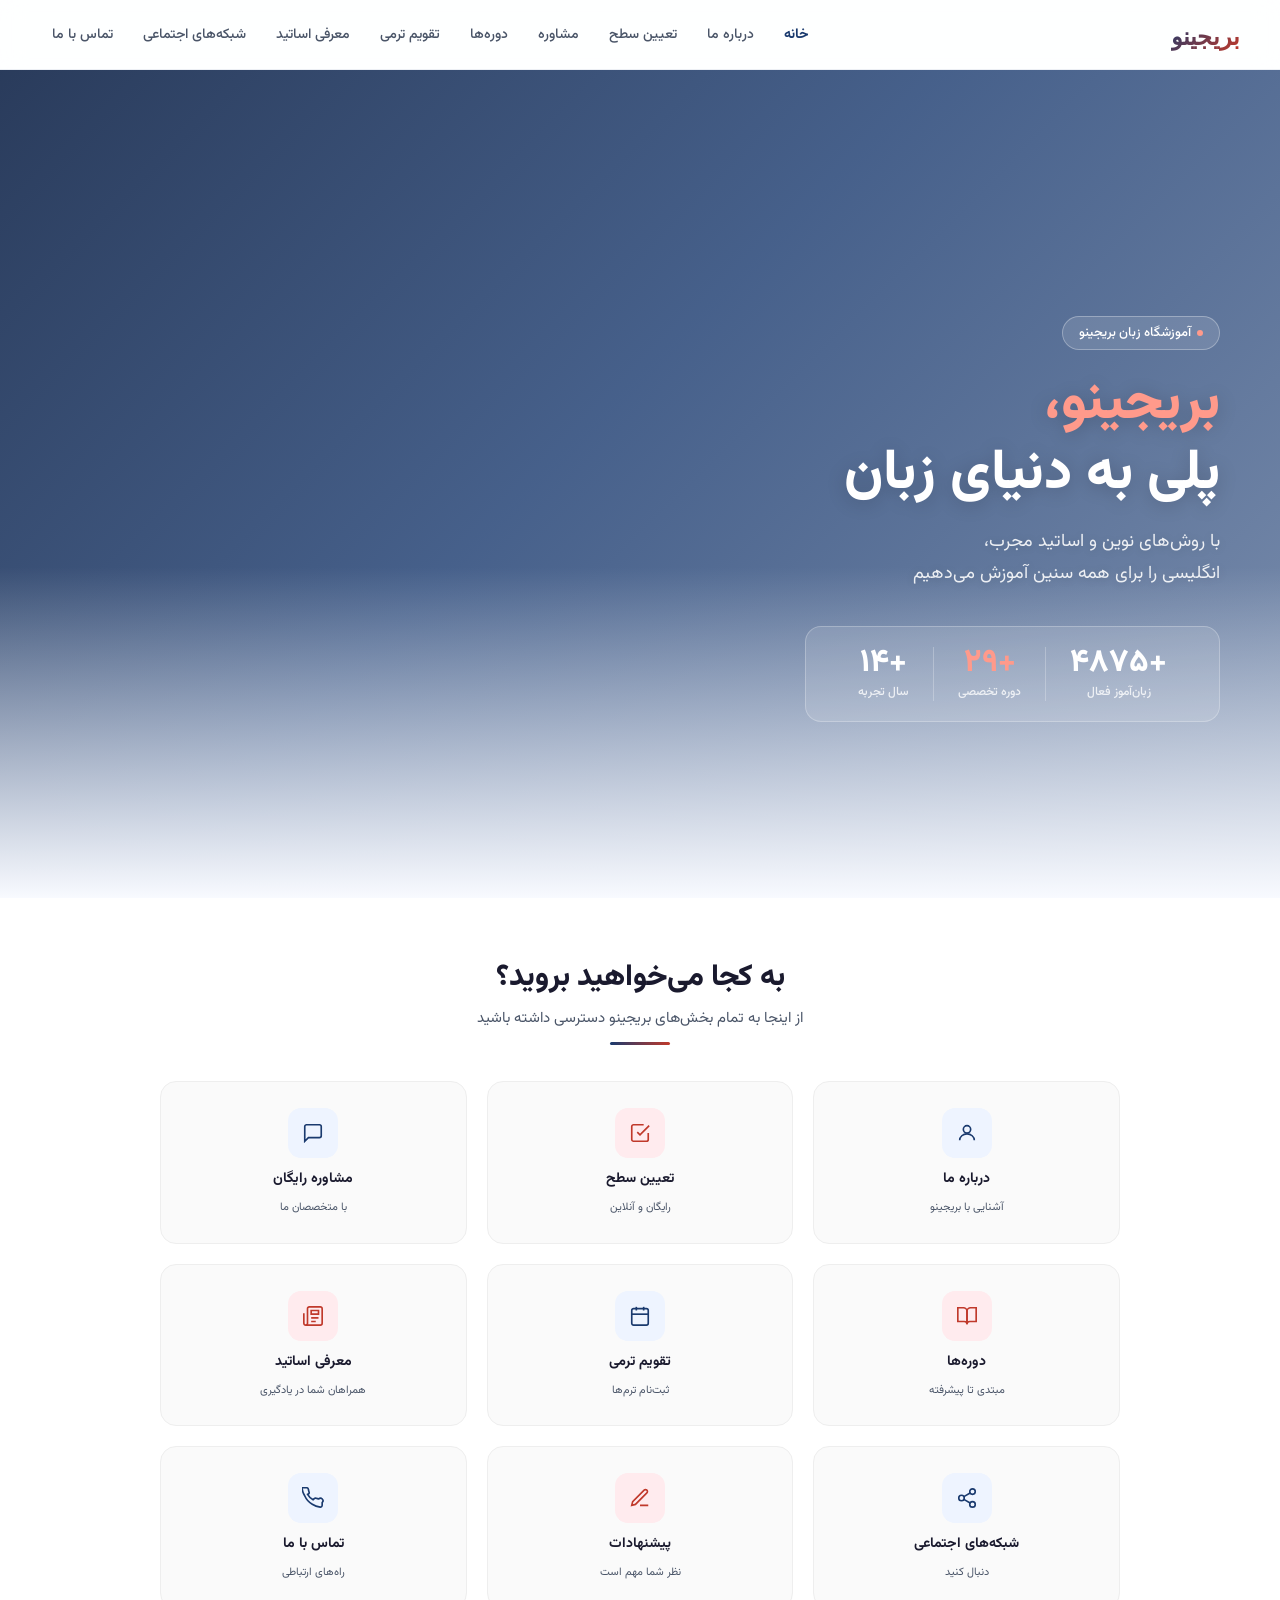
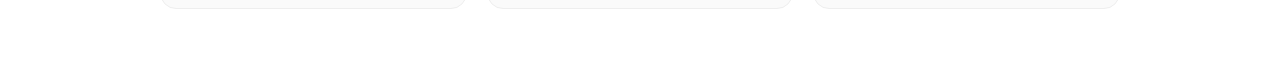
<file: index.html>
<!DOCTYPE html>
<html lang="fa" dir="rtl">
<head>
<meta charset="UTF-8">
<meta name="viewport" content="width=device-width, initial-scale=1.0">
<title>بریجینو | آموزشگاه زبان انگلیسی</title>
<meta name="description" content="بریجینو — آموزشگاه زبان انگلیسی در گلپایگان. تعیین سطح رایگان، دوره‌های مبتدی تا پیشرفته، آموزش آنلاین و حضوری.">
<link rel="preconnect" href="https://fonts.googleapis.com">
<link rel="preconnect" href="https://fonts.gstatic.com" crossorigin>
<link href="https://fonts.googleapis.com/css2?family=Vazirmatn:wght@300;400;500;600;700;800&family=Playfair+Display:ital,wght@0,700;1,400&display=swap" rel="stylesheet">
<style>
*, *::before, *::after { margin: 0; padding: 0; box-sizing: border-box; }
:root {
  --blue: #1A3A6E;
  --red: #C0392B;
  --text: #1A1A2E;
  --sub: #4A5568;
  --font: 'Vazirmatn', sans-serif;
}
html { scroll-behavior: smooth; }
body {
  font-family: var(--font);
  direction: rtl;
  background: #F8FAFF;
  color: var(--text);
  overflow-x: hidden;
}

/* ─── Navbar: استایل از navbar.js تزریق می‌شود ─── */

/* ─── Hero با عکس پس‌زمینه ─── */
.hero {
  position: relative;
  min-height: 92vh;
  display: flex; align-items: center;
  padding-top: 70px;
  overflow: hidden;
}
.hero-bg {
  position: absolute; inset: 0;
  background-image:
    linear-gradient(135deg, rgba(13,33,69,0.88) 0%, rgba(26,58,110,0.80) 45%, rgba(26,58,110,0.55) 100%),
    url('https://images.unsplash.com/photo-1503676260728-1c00da094a0b?auto=format&fit=crop&w=1600&q=80');
  background-size: cover;
  background-position: center 30%;
  z-index: 0;
}
.hero-bg::after {
  content: '';
  position: absolute; inset: 0;
  background: linear-gradient(180deg, transparent 60%, #F8FAFF 100%);
}
.hero-content {
  position: relative; z-index: 10;
  max-width: 680px;
  padding: 60px 60px 60px 40px;
  animation: fadeUp 0.8s cubic-bezier(0.16,1,0.3,1) both;
}
.hero-badge {
  display: inline-flex; align-items: center; gap: 6px;
  background: rgba(255,255,255,0.12);
  backdrop-filter: blur(8px);
  border: 1px solid rgba(255,255,255,0.3);
  border-radius: 20px; padding: 6px 16px;
  font-size: 13px; color: #fff; font-weight: 500;
  margin-bottom: 20px;
  animation: fadeUp 0.6s ease 0.1s both;
}
.hero-badge span { width: 6px; height: 6px; background: #ff9a8b; border-radius: 50%; animation: pulse 2s infinite; }
.hero-title {
  font-size: 56px; font-weight: 800; line-height: 1.25;
  color: #FFFFFF; margin-bottom: 16px;
  animation: fadeUp 0.7s ease 0.2s both;
  text-shadow: 0 2px 20px rgba(0,0,0,0.2);
}
.hero-title .brand { color: #ff9a8b; }
.hero-sub {
  font-size: 18px; color: rgba(255,255,255,0.88); line-height: 1.8;
  margin-bottom: 36px;
  animation: fadeUp 0.7s ease 0.3s both;
  text-shadow: 0 1px 10px rgba(0,0,0,0.15);
}

.hero-stats {
  display: flex; align-items: center; gap: 0;
  animation: fadeUp 0.7s ease 0.4s both;
  background: rgba(255,255,255,0.12);
  backdrop-filter: blur(12px);
  border: 1px solid rgba(255,255,255,0.25);
  border-radius: 16px;
  padding: 20px 28px;
  width: fit-content;
}
.stat { text-align: center; padding: 0 24px; }
.stat:not(:last-child) { border-left: 1px solid rgba(255,255,255,0.25); }
.stat-num {
  font-family: var(--font);
  font-size: 32px; font-weight: 800; color: #FFFFFF;
  line-height: 1; margin-bottom: 4px;
}
.stat-num.red { color: #ff9a8b; }
.stat-label { font-size: 12px; color: rgba(255,255,255,0.8); font-weight: 500; }

/* ─── کاروسل ناوبری (مثل کانون) ─── */
.carousel-wrap {
  padding: 56px 60px 70px;
  background: #fff;
}
.carousel-header {
  text-align: center; margin-bottom: 36px;
}
.carousel-header h2 { font-size: 30px; font-weight: 800; color: var(--text); margin-bottom: 6px; }
.carousel-header p { font-size: 15px; color: var(--sub); }
.section-line {
  width: 60px; height: 3px;
  background: linear-gradient(90deg, var(--blue), var(--red));
  border-radius: 2px; margin: 12px auto 0;
}

.cards-grid {
  display: grid;
  grid-template-columns: repeat(3, 1fr);
  gap: 20px;
  max-width: 960px;
  margin: 0 auto;
}
.nav-card {
  background: #FAFAFA;
  border: 1px solid #EEEEEE;
  border-radius: 16px;
  padding: 26px 20px;
  text-align: center;
  text-decoration: none;
  color: var(--text);
  transition: all 0.3s cubic-bezier(0.16,1,0.3,1);
  display: flex; flex-direction: column; align-items: center; gap: 10px;
  position: relative; overflow: hidden;
}
.nav-card::before {
  content: ''; position: absolute; bottom: 0; right: 0; left: 0; height: 3px;
  background: linear-gradient(90deg, var(--blue), var(--red));
  transform: scaleX(0); transform-origin: right; transition: transform 0.3s ease;
}
.nav-card:hover { transform: translateY(-6px); box-shadow: 0 12px 32px rgba(26,58,110,0.10); border-color: transparent; }
.nav-card:hover::before { transform: scaleX(1); }
.nav-card:hover .card-icon { background: var(--blue); }
.nav-card:hover .card-icon svg { stroke: #fff; }
.nav-card.red-accent:hover .card-icon { background: var(--red); }
.nav-card.red-accent:hover .card-icon svg { stroke: #fff; }
.card-icon {
  width: 50px; height: 50px; background: #EEF4FF; border-radius: 13px;
  display: flex; align-items: center; justify-content: center;
  transition: all 0.3s; flex-shrink: 0;
}
.nav-card.red-accent .card-icon { background: #FFEBEE; }
.card-icon svg { width: 22px; height: 22px; stroke: var(--blue); fill: none; stroke-width: 1.8; transition: all 0.3s; }
.nav-card.red-accent .card-icon svg { stroke: var(--red); }
.card-title { font-size: 14px; font-weight: 700; color: var(--text); }
.card-desc { font-size: 11px; color: var(--sub); line-height: 1.5; }



@keyframes fadeUp { from { opacity:0; transform:translateY(30px); } to { opacity:1; transform:translateY(0); } }
@keyframes pulse { 0%,100%{opacity:1;transform:scale(1)} 50%{opacity:0.5;transform:scale(0.8)} }
.reveal { opacity:0; transform:translateY(30px); transition: all 0.7s cubic-bezier(0.16,1,0.3,1); }
.reveal.visible { opacity:1; transform:translateY(0); }

@media(max-width:768px){
  .navbar { padding: 0 20px; }
  .nav-links { display: none; }
  .hamburger { display: flex; }
  .hero { min-height: 85vh; }
  .hero-content { padding: 40px 20px; }
  .hero-title { font-size: 34px; }
  .hero-sub { font-size: 15px; }
  .hero-stats { padding: 16px 18px; flex-wrap: wrap; }
  .stat { padding: 8px 12px; }
  .stat-num { font-size: 22px; }
  .carousel-wrap { padding: 44px 16px 50px; }
  .cards-grid { grid-template-columns: 1fr 1fr; gap: 12px; }
  .nav-card { padding: 18px 14px; }
}
</style>
</head>
<body>

<script src="navbar.js"></script>

<!-- ─── Hero با عکس بچه‌ها ─── -->
<section class="hero" id="hero">
  <div class="hero-bg"></div>
  <div class="hero-content">
    <div class="hero-badge"><span></span> آموزشگاه زبان بریجینو</div>
    <h1 class="hero-title"><span class="brand">بریجینو،</span><br>پلی به دنیای زبان</h1>
    <p class="hero-sub">با روش‌های نوین و اساتید مجرب،<br>انگلیسی را برای همه سنین آموزش می‌دهیم</p>
    <div class="hero-stats">
      <div class="stat"><div class="stat-num" id="c1">۰</div><div class="stat-label">زبان‌آموز فعال</div></div>
      <div class="stat"><div class="stat-num red" id="c2">۰</div><div class="stat-label">دوره تخصصی</div></div>
      <div class="stat"><div class="stat-num" id="c3">۰</div><div class="stat-label">سال تجربه</div></div>
    </div>
  </div>
</section>

<!-- ─── کاروسل ناوبری ─── -->
<section class="carousel-wrap">
  <div class="carousel-header reveal">
    <h2>به کجا می‌خواهید بروید؟</h2>
    <p>از اینجا به تمام بخش‌های بریجینو دسترسی داشته باشید</p>
    <div class="section-line"></div>
  </div>

  <div class="cards-grid reveal">
    <a href="about.html" class="nav-card">
          <div class="card-icon"><svg viewBox="0 0 24 24"><circle cx="12" cy="8" r="4"/><path d="M4 20c0-4 3.6-7 8-7s8 3 8 7"/></svg></div>
          <div class="card-title">درباره ما</div>
          <div class="card-desc">آشنایی با بریجینو</div>
        </a>

        <a href="level-test.html" class="nav-card red-accent">
          <div class="card-icon"><svg viewBox="0 0 24 24"><path d="M9 11l3 3L22 4"/><path d="M21 12v7a2 2 0 01-2 2H5a2 2 0 01-2-2V5a2 2 0 012-2h11"/></svg></div>
          <div class="card-title">تعیین سطح</div>
          <div class="card-desc">رایگان و آنلاین</div>
        </a>

        <a href="consultation.html" class="nav-card">
          <div class="card-icon"><svg viewBox="0 0 24 24"><path d="M21 15a2 2 0 01-2 2H7l-4 4V5a2 2 0 012-2h14a2 2 0 012 2z"/></svg></div>
          <div class="card-title">مشاوره رایگان</div>
          <div class="card-desc">با متخصصان ما</div>
        </a>

        <a href="courses.html" class="nav-card red-accent">
          <div class="card-icon"><svg viewBox="0 0 24 24"><path d="M2 3h6a4 4 0 014 4v14a3 3 0 00-3-3H2z"/><path d="M22 3h-6a4 4 0 00-4 4v14a3 3 0 013-3h7z"/></svg></div>
          <div class="card-title">دوره‌ها</div>
          <div class="card-desc">مبتدی تا پیشرفته</div>
        </a>

        <a href="calendar.html" class="nav-card">
          <div class="card-icon"><svg viewBox="0 0 24 24"><rect x="3" y="4" width="18" height="18" rx="2"/><line x1="16" y1="2" x2="16" y2="6"/><line x1="8" y1="2" x2="8" y2="6"/><line x1="3" y1="10" x2="21" y2="10"/></svg></div>
          <div class="card-title">تقویم ترمی</div>
          <div class="card-desc">ثبت‌نام ترم‌ها</div>
        </a>

        <a href="news.html" class="nav-card red-accent">
          <div class="card-icon"><svg viewBox="0 0 24 24"><path d="M4 22h16a2 2 0 002-2V4a2 2 0 00-2-2H8a2 2 0 00-2 2v16a2 2 0 01-2 2zm0 0a2 2 0 01-2-2V9"/><path d="M18 14h-8M15 18h-5M10 6h8v4h-8z"/></svg></div>
          <div class="card-title">معرفی اساتید</div>
          <div class="card-desc">همراهان شما در یادگیری</div>
        </a>

        <a href="social.html" class="nav-card">
          <div class="card-icon"><svg viewBox="0 0 24 24"><circle cx="18" cy="5" r="3"/><circle cx="6" cy="12" r="3"/><circle cx="18" cy="19" r="3"/><line x1="8.59" y1="13.51" x2="15.42" y2="17.49"/><line x1="15.41" y1="6.51" x2="8.59" y2="10.49"/></svg></div>
          <div class="card-title">شبکه‌های اجتماعی</div>
          <div class="card-desc">دنبال کنید</div>
        </a>

        <a href="feedback.html" class="nav-card red-accent">
          <div class="card-icon"><svg viewBox="0 0 24 24"><path d="M12 20h9"/><path d="M16.5 3.5a2.121 2.121 0 013 3L7 19l-4 1 1-4L16.5 3.5z"/></svg></div>
          <div class="card-title">پیشنهادات</div>
          <div class="card-desc">نظر شما مهم است</div>
        </a>

        <a href="contact.html" class="nav-card">
          <div class="card-icon"><svg viewBox="0 0 24 24"><path d="M22 16.92v3a2 2 0 01-2.18 2 19.79 19.79 0 01-8.63-3.07A19.5 19.5 0 013.07 9.81a19.79 19.79 0 01-3.07-8.63A2 2 0 012 .84h3a2 2 0 012 1.72 12.84 12.84 0 00.7 2.81 2 2 0 01-.45 2.11L6.09 8a16 16 0 006 6l1.27-1.27a2 2 0 012.11-.45 12.84 12.84 0 002.81.7A2 2 0 0122 16.92z"/></svg></div>
          <div class="card-title">تماس با ما</div>
          <div class="card-desc">راه‌های ارتباطی</div>
        </a>

  </div>
</section>

<script>
// ─── Counter animation ───
function animateCounter(el, target) {
  let start = 0;
  const persianDigits = ['۰','۱','۲','۳','۴','۵','۶','۷','۸','۹'];
  const toPersian = n => String(n).replace(/\d/g, d => persianDigits[d]);
  const duration = 2000;
  const step = timestamp => {
    if (!start) start = timestamp;
    const progress = Math.min((timestamp - start) / duration, 1);
    const ease = 1 - Math.pow(1 - progress, 3);
    el.textContent = '+' + toPersian(Math.floor(ease * target));
    if (progress < 1) requestAnimationFrame(step);
    else el.textContent = '+' + toPersian(target);
  };
  requestAnimationFrame(step);
}
const statsObserver = new IntersectionObserver((entries) => {
  entries.forEach(entry => {
    if (entry.isIntersecting) {
      animateCounter(document.getElementById('c1'), 5000);
      animateCounter(document.getElementById('c2'), 30);
      animateCounter(document.getElementById('c3'), 15);
      statsObserver.disconnect();
    }
  });
}, { threshold: 0.5 });
statsObserver.observe(document.querySelector('.hero-stats'));

// navbar scroll و منوی موبایل توسط navbar.js مدیریت می‌شود

const revealObserver = new IntersectionObserver((entries) => {
  entries.forEach((entry, i) => {
    if (entry.isIntersecting) setTimeout(() => entry.target.classList.add('visible'), i * 80);
  });
}, { threshold: 0.1 });
document.querySelectorAll('.reveal').forEach(el => revealObserver.observe(el));
</script>
</body>
</html>
</file>
